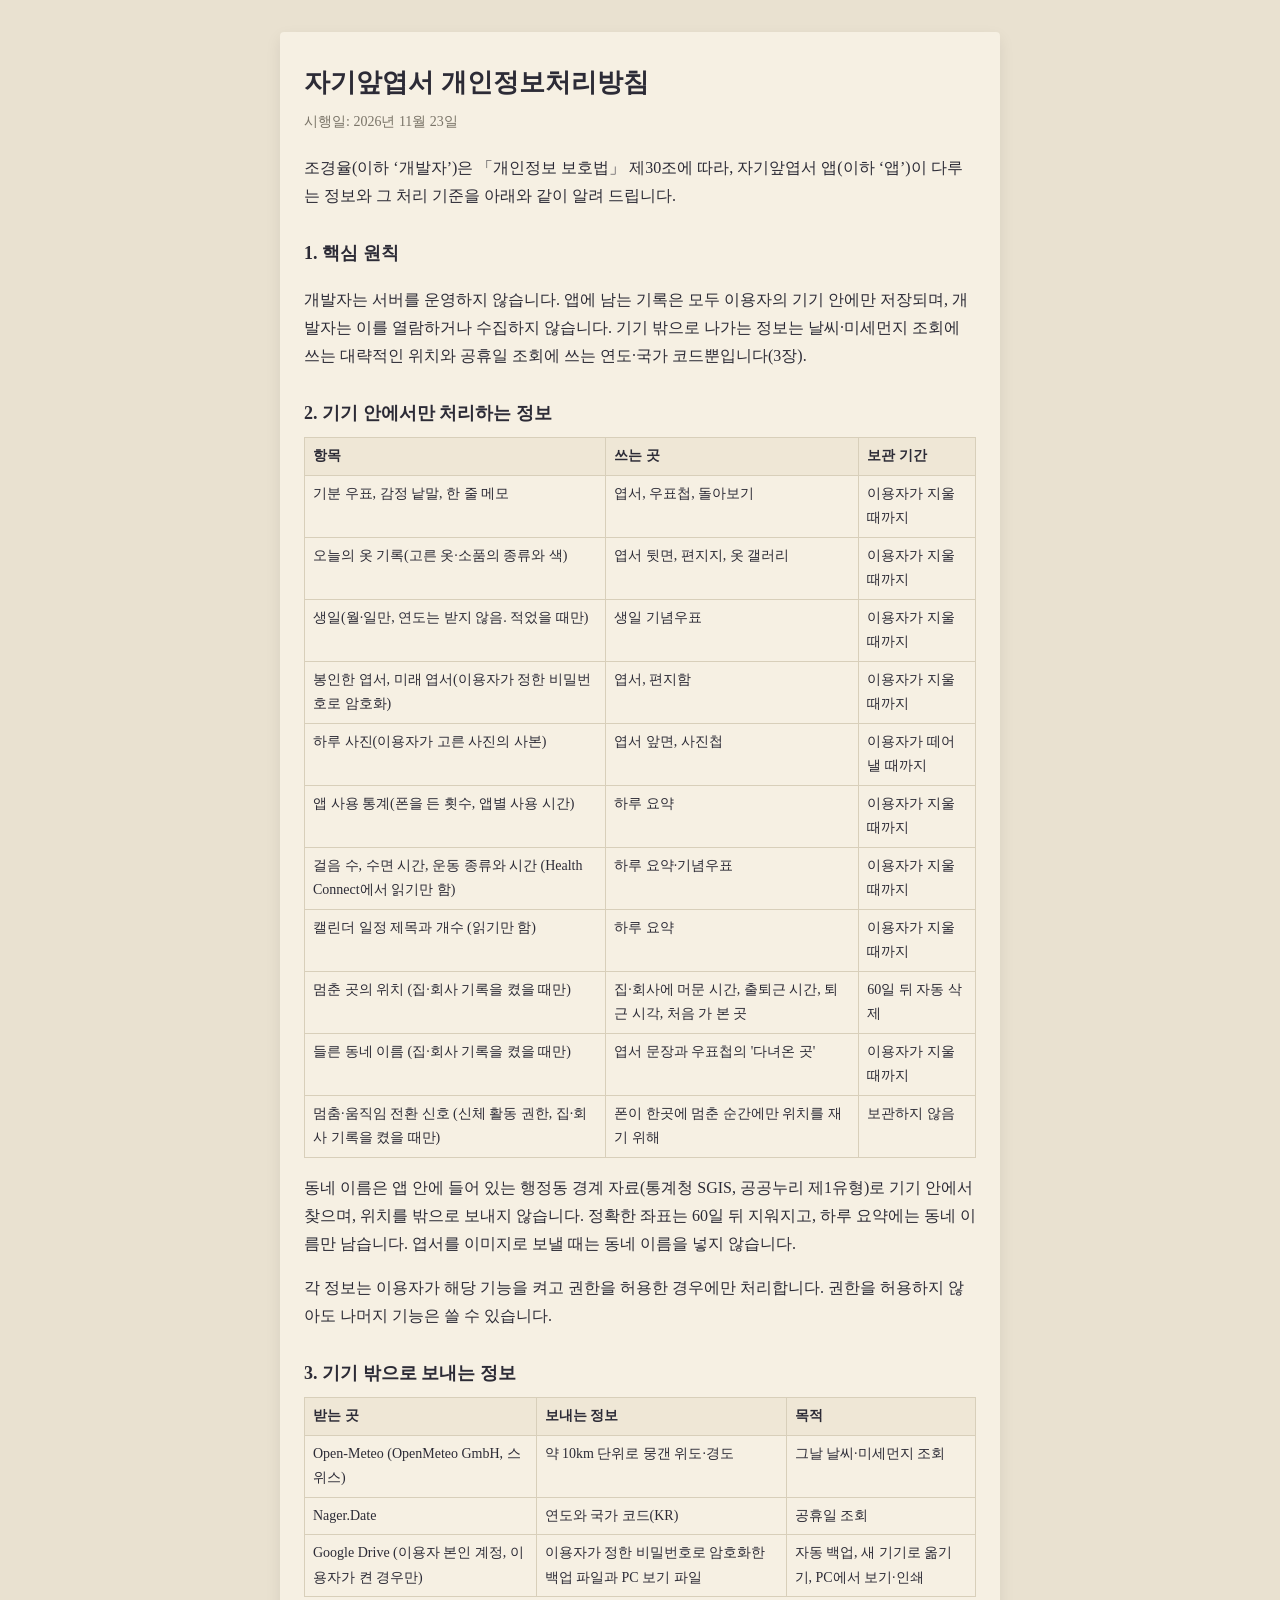
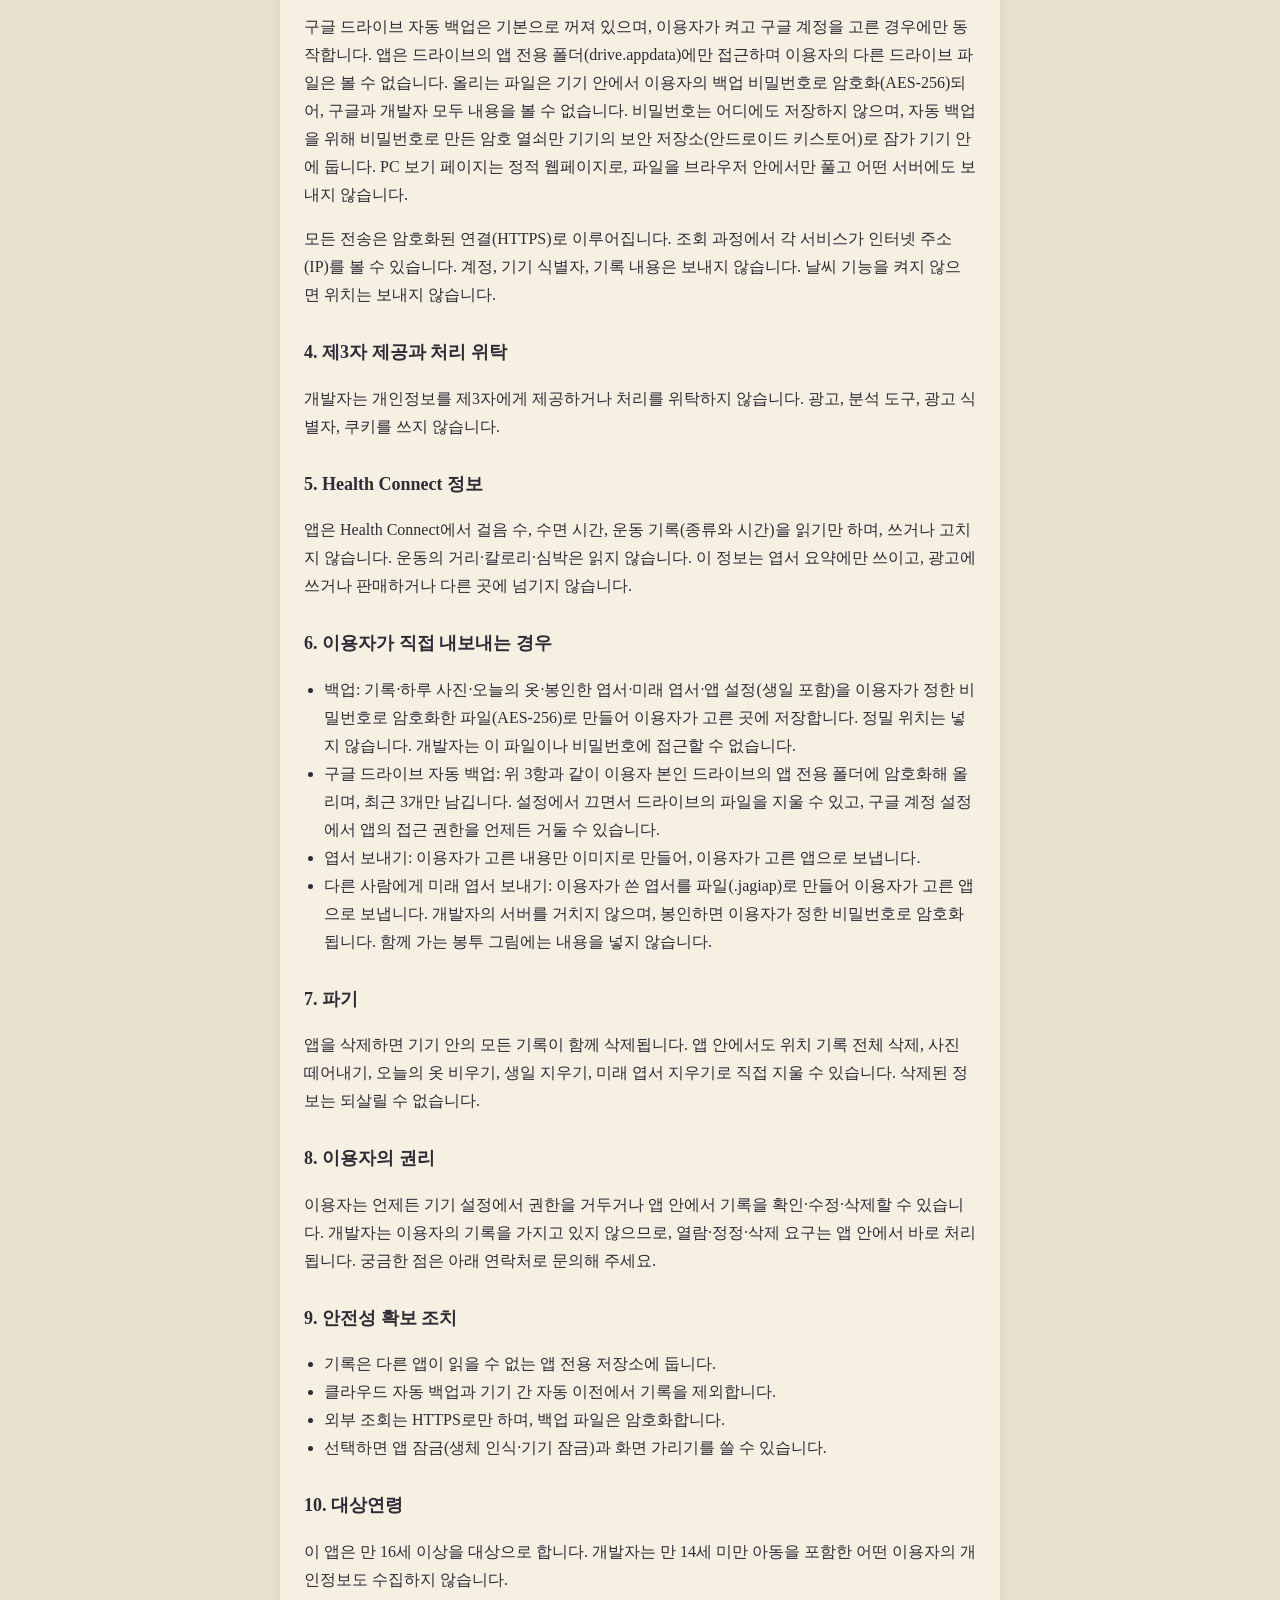
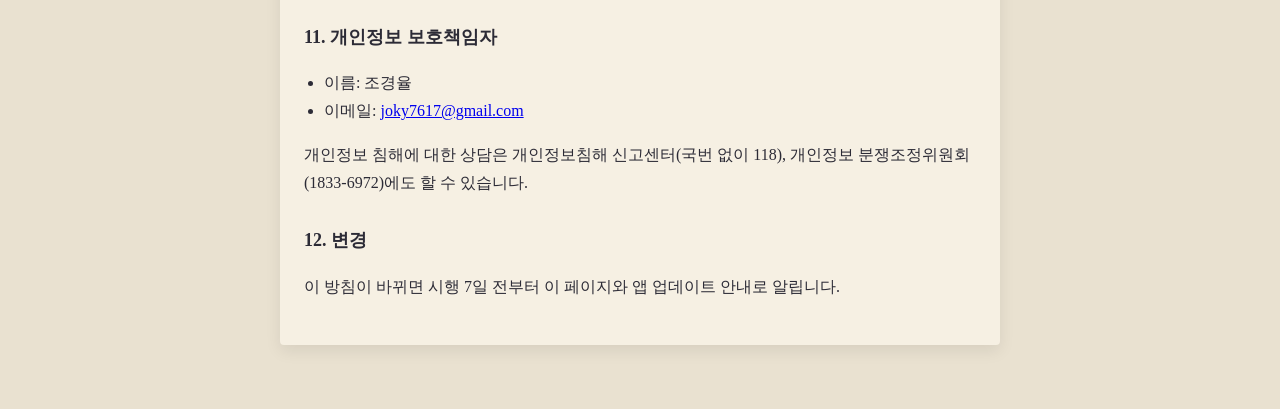
<file: index.html>
<!doctype html>
<html lang="ko">
<head>
<meta charset="utf-8">
<meta name="viewport" content="width=device-width, initial-scale=1">
<title>자기앞엽서 개인정보처리방침</title>
<style>
  body { margin: 0; background: #e9e1d0; color: #2c2b36; font-family: "Gowun Batang", "Noto Serif KR", serif; line-height: 1.75; }
  main { max-width: 720px; margin: 0 auto; padding: 32px 20px 64px; }
  article { background: #f6f0e3; padding: 28px 24px; border-radius: 4px; box-shadow: 0 6px 16px rgba(0,0,0,.08); }
  h1 { font-size: 26px; margin: 0 0 4px; }
  h2 { font-size: 18px; margin: 28px 0 8px; }
  .meta { color: #7a7468; font-size: 14px; margin: 0 0 20px; }
  table { width: 100%; border-collapse: collapse; font-size: 14px; margin: 8px 0; }
  th, td { border: 1px solid #d8cfba; padding: 6px 8px; text-align: left; vertical-align: top; }
  th { background: #efe7d6; }
  ul { padding-left: 20px; }
</style>
</head>
<body>
<main>
<article>
<h1>자기앞엽서 개인정보처리방침</h1>
<p class="meta">시행일: 2026년 11월 23일</p>

<p>조경율(이하 ‘개발자’)은 「개인정보 보호법」 제30조에 따라, 자기앞엽서 앱(이하 ‘앱’)이 다루는 정보와 그 처리 기준을 아래와 같이 알려 드립니다.</p>

<h2>1. 핵심 원칙</h2>
<p>개발자는 서버를 운영하지 않습니다. 앱에 남는 기록은 모두 이용자의 기기 안에만 저장되며, 개발자는 이를 열람하거나 수집하지 않습니다. 기기 밖으로 나가는 정보는 날씨·미세먼지 조회에 쓰는 대략적인 위치와 공휴일 조회에 쓰는 연도·국가 코드뿐입니다(3장).</p>

<h2>2. 기기 안에서만 처리하는 정보</h2>
<table>
<tr><th>항목</th><th>쓰는 곳</th><th>보관 기간</th></tr>
<tr><td>기분 우표, 감정 낱말, 한 줄 메모</td><td>엽서, 우표첩, 돌아보기</td><td>이용자가 지울 때까지</td></tr>
<tr><td>오늘의 옷 기록(고른 옷·소품의 종류와 색)</td><td>엽서 뒷면, 편지지, 옷 갤러리</td><td>이용자가 지울 때까지</td></tr>
<tr><td>생일(월·일만, 연도는 받지 않음. 적었을 때만)</td><td>생일 기념우표</td><td>이용자가 지울 때까지</td></tr>
<tr><td>봉인한 엽서, 미래 엽서(이용자가 정한 비밀번호로 암호화)</td><td>엽서, 편지함</td><td>이용자가 지울 때까지</td></tr>
<tr><td>하루 사진(이용자가 고른 사진의 사본)</td><td>엽서 앞면, 사진첩</td><td>이용자가 떼어낼 때까지</td></tr>
<tr><td>앱 사용 통계(폰을 든 횟수, 앱별 사용 시간)</td><td>하루 요약</td><td>이용자가 지울 때까지</td></tr>
<tr><td>걸음 수, 수면 시간, 운동 종류와 시간 (Health Connect에서 읽기만 함)</td><td>하루 요약·기념우표</td><td>이용자가 지울 때까지</td></tr>
<tr><td>캘린더 일정 제목과 개수 (읽기만 함)</td><td>하루 요약</td><td>이용자가 지울 때까지</td></tr>
<tr><td>멈춘 곳의 위치 (집·회사 기록을 켰을 때만)</td><td>집·회사에 머문 시간, 출퇴근 시간, 퇴근 시각, 처음 가 본 곳</td><td>60일 뒤 자동 삭제</td></tr>
<tr><td>들른 동네 이름 (집·회사 기록을 켰을 때만)</td><td>엽서 문장과 우표첩의 '다녀온 곳'</td><td>이용자가 지울 때까지</td></tr>
<tr><td>멈춤·움직임 전환 신호 (신체 활동 권한, 집·회사 기록을 켰을 때만)</td><td>폰이 한곳에 멈춘 순간에만 위치를 재기 위해</td><td>보관하지 않음</td></tr>
</table>
<p>동네 이름은 앱 안에 들어 있는 행정동 경계 자료(통계청 SGIS, 공공누리 제1유형)로 기기 안에서 찾으며, 위치를 밖으로 보내지 않습니다. 정확한 좌표는 60일 뒤 지워지고, 하루 요약에는 동네 이름만 남습니다. 엽서를 이미지로 보낼 때는 동네 이름을 넣지 않습니다.</p>
<p>각 정보는 이용자가 해당 기능을 켜고 권한을 허용한 경우에만 처리합니다. 권한을 허용하지 않아도 나머지 기능은 쓸 수 있습니다.</p>

<h2>3. 기기 밖으로 보내는 정보</h2>
<table>
<tr><th>받는 곳</th><th>보내는 정보</th><th>목적</th></tr>
<tr><td>Open-Meteo (OpenMeteo GmbH, 스위스)</td><td>약 10km 단위로 뭉갠 위도·경도</td><td>그날 날씨·미세먼지 조회</td></tr>
<tr><td>Nager.Date</td><td>연도와 국가 코드(KR)</td><td>공휴일 조회</td></tr>
<tr><td>Google Drive (이용자 본인 계정, 이용자가 켠 경우만)</td><td>이용자가 정한 비밀번호로 암호화한 백업 파일과 PC 보기 파일</td><td>자동 백업, 새 기기로 옮기기, PC에서 보기·인쇄</td></tr>
</table>
<p>구글 드라이브 자동 백업은 기본으로 꺼져 있으며, 이용자가 켜고 구글 계정을 고른 경우에만 동작합니다. 앱은 드라이브의 앱 전용 폴더(drive.appdata)에만 접근하며 이용자의 다른 드라이브 파일은 볼 수 없습니다. 올리는 파일은 기기 안에서 이용자의 백업 비밀번호로 암호화(AES-256)되어, 구글과 개발자 모두 내용을 볼 수 없습니다. 비밀번호는 어디에도 저장하지 않으며, 자동 백업을 위해 비밀번호로 만든 암호 열쇠만 기기의 보안 저장소(안드로이드 키스토어)로 잠가 기기 안에 둡니다. PC 보기 페이지는 정적 웹페이지로, 파일을 브라우저 안에서만 풀고 어떤 서버에도 보내지 않습니다.</p>
<p>모든 전송은 암호화된 연결(HTTPS)로 이루어집니다. 조회 과정에서 각 서비스가 인터넷 주소(IP)를 볼 수 있습니다. 계정, 기기 식별자, 기록 내용은 보내지 않습니다. 날씨 기능을 켜지 않으면 위치는 보내지 않습니다.</p>

<h2>4. 제3자 제공과 처리 위탁</h2>
<p>개발자는 개인정보를 제3자에게 제공하거나 처리를 위탁하지 않습니다. 광고, 분석 도구, 광고 식별자, 쿠키를 쓰지 않습니다.</p>

<h2>5. Health Connect 정보</h2>
<p>앱은 Health Connect에서 걸음 수, 수면 시간, 운동 기록(종류와 시간)을 읽기만 하며, 쓰거나 고치지 않습니다. 운동의 거리·칼로리·심박은 읽지 않습니다. 이 정보는 엽서 요약에만 쓰이고, 광고에 쓰거나 판매하거나 다른 곳에 넘기지 않습니다.</p>

<h2>6. 이용자가 직접 내보내는 경우</h2>
<ul>
<li>백업: 기록·하루 사진·오늘의 옷·봉인한 엽서·미래 엽서·앱 설정(생일 포함)을 이용자가 정한 비밀번호로 암호화한 파일(AES-256)로 만들어 이용자가 고른 곳에 저장합니다. 정밀 위치는 넣지 않습니다. 개발자는 이 파일이나 비밀번호에 접근할 수 없습니다.</li>
<li>구글 드라이브 자동 백업: 위 3항과 같이 이용자 본인 드라이브의 앱 전용 폴더에 암호화해 올리며, 최근 3개만 남깁니다. 설정에서 끄면서 드라이브의 파일을 지울 수 있고, 구글 계정 설정에서 앱의 접근 권한을 언제든 거둘 수 있습니다.</li>
<li>엽서 보내기: 이용자가 고른 내용만 이미지로 만들어, 이용자가 고른 앱으로 보냅니다.</li>
<li>다른 사람에게 미래 엽서 보내기: 이용자가 쓴 엽서를 파일(.jagiap)로 만들어 이용자가 고른 앱으로 보냅니다. 개발자의 서버를 거치지 않으며, 봉인하면 이용자가 정한 비밀번호로 암호화됩니다. 함께 가는 봉투 그림에는 내용을 넣지 않습니다.</li>
</ul>

<h2>7. 파기</h2>
<p>앱을 삭제하면 기기 안의 모든 기록이 함께 삭제됩니다. 앱 안에서도 위치 기록 전체 삭제, 사진 떼어내기, 오늘의 옷 비우기, 생일 지우기, 미래 엽서 지우기로 직접 지울 수 있습니다. 삭제된 정보는 되살릴 수 없습니다.</p>

<h2>8. 이용자의 권리</h2>
<p>이용자는 언제든 기기 설정에서 권한을 거두거나 앱 안에서 기록을 확인·수정·삭제할 수 있습니다. 개발자는 이용자의 기록을 가지고 있지 않으므로, 열람·정정·삭제 요구는 앱 안에서 바로 처리됩니다. 궁금한 점은 아래 연락처로 문의해 주세요.</p>

<h2>9. 안전성 확보 조치</h2>
<ul>
<li>기록은 다른 앱이 읽을 수 없는 앱 전용 저장소에 둡니다.</li>
<li>클라우드 자동 백업과 기기 간 자동 이전에서 기록을 제외합니다.</li>
<li>외부 조회는 HTTPS로만 하며, 백업 파일은 암호화합니다.</li>
<li>선택하면 앱 잠금(생체 인식·기기 잠금)과 화면 가리기를 쓸 수 있습니다.</li>
</ul>

<h2>10. 대상연령</h2>
<p>이 앱은 만 16세 이상을 대상으로 합니다. 개발자는 만 14세 미만 아동을 포함한 어떤 이용자의 개인정보도 수집하지 않습니다.</p>

<h2>11. 개인정보 보호책임자</h2>
<ul>
<li>이름: 조경율</li>
<li>이메일: <a href="mailto:joky7617@gmail.com">joky7617@gmail.com</a></li>
</ul>
<p>개인정보 침해에 대한 상담은 개인정보침해 신고센터(국번 없이 118), 개인정보 분쟁조정위원회(1833-6972)에도 할 수 있습니다.</p>

<h2>12. 변경</h2>
<p>이 방침이 바뀌면 시행 7일 전부터 이 페이지와 앱 업데이트 안내로 알립니다.</p>
</article>
</main>
</body>
</html>
</file>
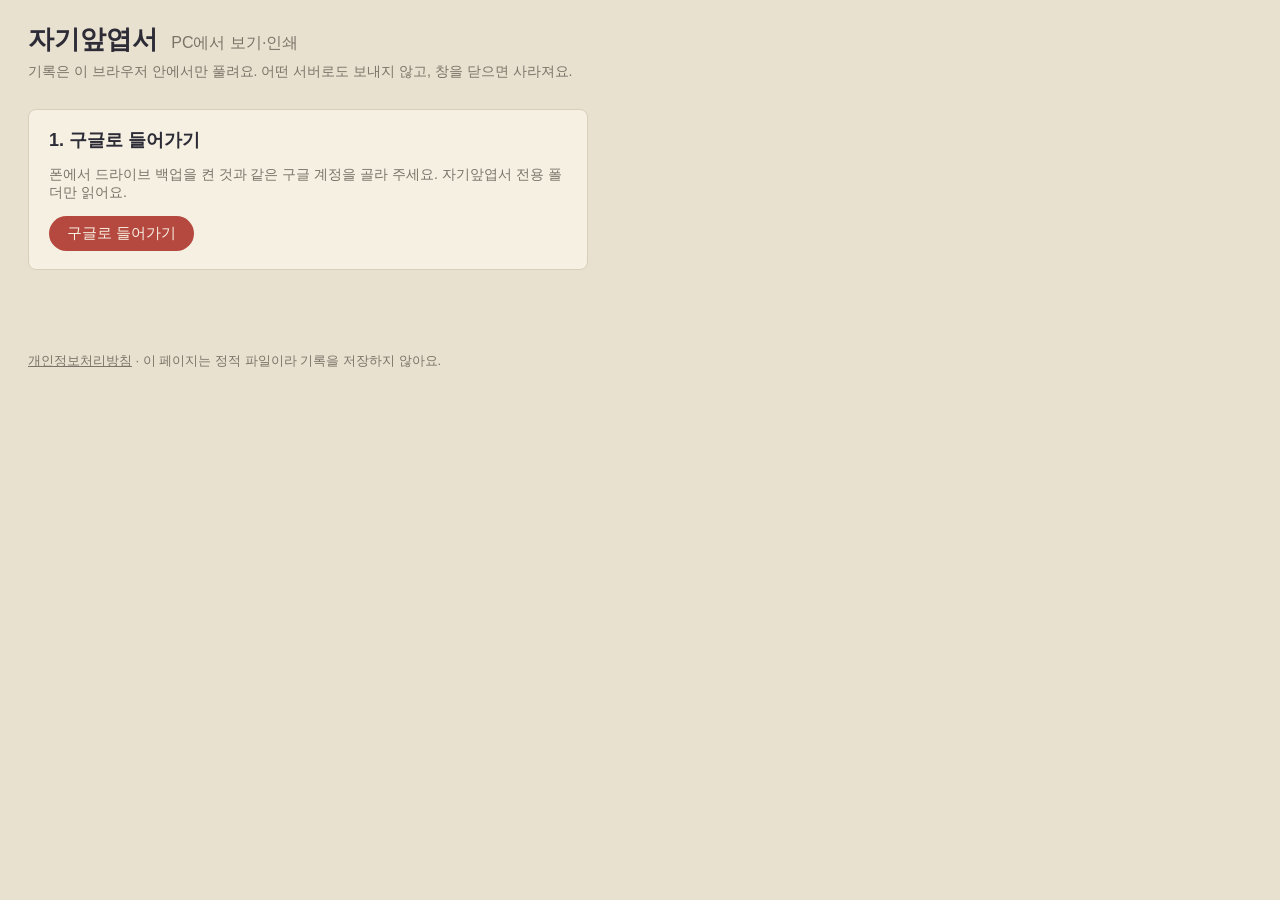
<file: view/index.html>
<!doctype html>
<html lang="ko">
<head>
<meta charset="utf-8">
<meta name="viewport" content="width=device-width, initial-scale=1">
<meta http-equiv="Content-Security-Policy" content="default-src 'self'; script-src 'self' https://accounts.google.com/gsi/client; connect-src https://www.googleapis.com; img-src 'self' blob: data:; font-src blob: data:; style-src 'self' 'unsafe-inline' https://accounts.google.com/gsi/style; frame-src 'self' https://accounts.google.com/">
<meta name="referrer" content="no-referrer">
<title>자기앞엽서 · PC에서 보기</title>
<link rel="stylesheet" href="view.css">
</head>
<body>
<header>
  <h1>자기앞엽서 <span>PC에서 보기·인쇄</span></h1>
  <p class="note">기록은 이 브라우저 안에서만 풀려요. 어떤 서버로도 보내지 않고, 창을 닫으면 사라져요.</p>
</header>

<main>
  <section id="step-login" class="card">
    <h2>1. 구글로 들어가기</h2>
    <p>폰에서 드라이브 백업을 켠 것과 같은 구글 계정을 골라 주세요. 자기앞엽서 전용 폴더만 읽어요.</p>
    <button id="login">구글로 들어가기</button>
  </section>

  <section id="step-pw" class="card" hidden>
    <h2>2. 백업 비밀번호</h2>
    <p>폰에서 드라이브 백업을 켤 때 정한 비밀번호예요. <span id="made"></span></p>
    <form id="pw-form" autocomplete="off">
      <input id="pw" type="password" placeholder="백업 비밀번호" autocomplete="off">
      <button type="submit">열기</button>
    </form>
  </section>

  <section id="step-view" hidden>
    <nav id="pages"></nav>
    <div class="viewer">
      <div class="bar"><b id="title"></b><button id="print">인쇄·PDF로 저장</button></div>
      <iframe id="frame" title="엽서 보기" sandbox="allow-same-origin allow-modals"></iframe>
    </div>
  </section>

  <p id="msg" role="status"></p>
</main>

<footer>
  <a href="../">개인정보처리방침</a> · 이 페이지는 정적 파일이라 기록을 저장하지 않아요.
</footer>

<script src="config.js"></script>
<script src="view.js"></script>
<script src="https://accounts.google.com/gsi/client" async defer onload="window.gisReady && window.gisReady()"></script>
</body>
</html>
</file>
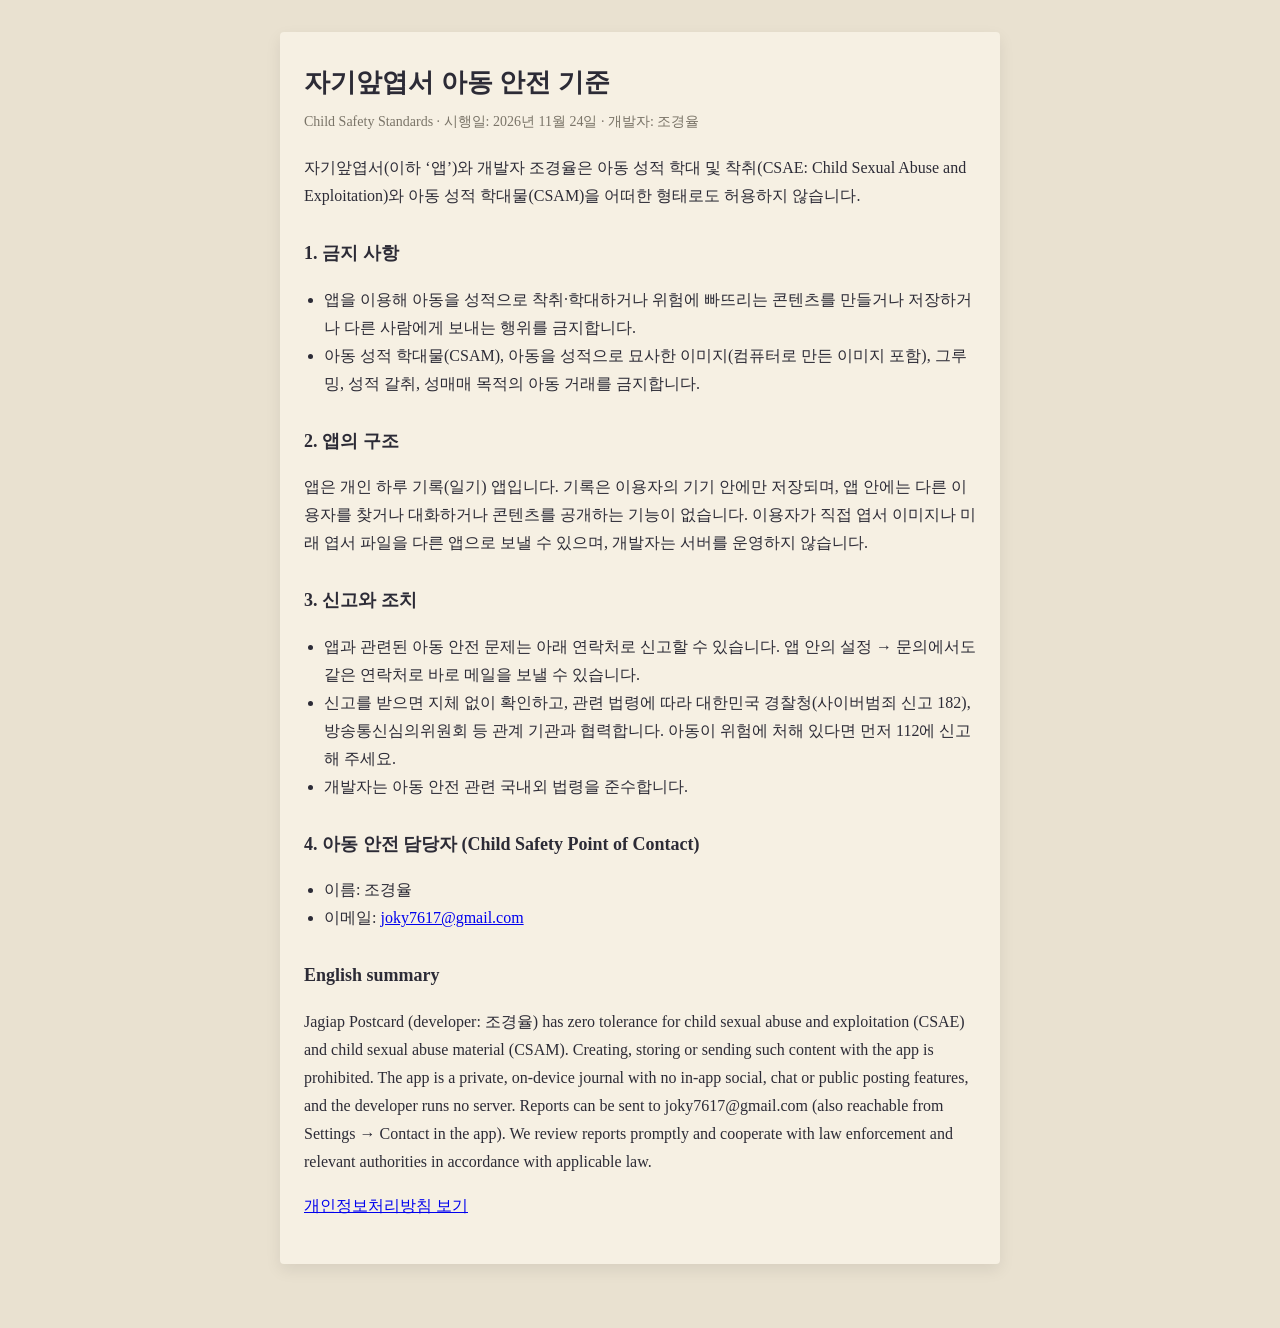
<file: child-safety.html>
<!doctype html>
<html lang="ko">
<head>
<meta charset="utf-8">
<meta name="viewport" content="width=device-width, initial-scale=1">
<title>자기앞엽서 아동 안전 기준 (Child Safety Standards)</title>
<style>
  body { margin: 0; background: #e9e1d0; color: #2c2b36; font-family: "Gowun Batang", "Noto Serif KR", serif; line-height: 1.75; }
  main { max-width: 720px; margin: 0 auto; padding: 32px 20px 64px; }
  article { background: #f6f0e3; padding: 28px 24px; border-radius: 4px; box-shadow: 0 6px 16px rgba(0,0,0,.08); }
  h1 { font-size: 26px; margin: 0 0 4px; }
  h2 { font-size: 18px; margin: 28px 0 8px; }
  .meta { color: #7a7468; font-size: 14px; margin: 0 0 20px; }
  table { width: 100%; border-collapse: collapse; font-size: 14px; margin: 8px 0; }
  th, td { border: 1px solid #d8cfba; padding: 6px 8px; text-align: left; vertical-align: top; }
  th { background: #efe7d6; }
  ul { padding-left: 20px; }
</style>
</head>
<body>
<main>
<article>
<h1>자기앞엽서 아동 안전 기준</h1>
<p class="meta">Child Safety Standards · 시행일: 2026년 11월 24일 · 개발자: 조경율</p>

<p>자기앞엽서(이하 ‘앱’)와 개발자 조경율은 아동 성적 학대 및 착취(CSAE: Child Sexual Abuse and Exploitation)와 아동 성적 학대물(CSAM)을 어떠한 형태로도 허용하지 않습니다.</p>

<h2>1. 금지 사항</h2>
<ul>
<li>앱을 이용해 아동을 성적으로 착취·학대하거나 위험에 빠뜨리는 콘텐츠를 만들거나 저장하거나 다른 사람에게 보내는 행위를 금지합니다.</li>
<li>아동 성적 학대물(CSAM), 아동을 성적으로 묘사한 이미지(컴퓨터로 만든 이미지 포함), 그루밍, 성적 갈취, 성매매 목적의 아동 거래를 금지합니다.</li>
</ul>

<h2>2. 앱의 구조</h2>
<p>앱은 개인 하루 기록(일기) 앱입니다. 기록은 이용자의 기기 안에만 저장되며, 앱 안에는 다른 이용자를 찾거나 대화하거나 콘텐츠를 공개하는 기능이 없습니다. 이용자가 직접 엽서 이미지나 미래 엽서 파일을 다른 앱으로 보낼 수 있으며, 개발자는 서버를 운영하지 않습니다.</p>

<h2>3. 신고와 조치</h2>
<ul>
<li>앱과 관련된 아동 안전 문제는 아래 연락처로 신고할 수 있습니다. 앱 안의 설정 → 문의에서도 같은 연락처로 바로 메일을 보낼 수 있습니다.</li>
<li>신고를 받으면 지체 없이 확인하고, 관련 법령에 따라 대한민국 경찰청(사이버범죄 신고 182), 방송통신심의위원회 등 관계 기관과 협력합니다. 아동이 위험에 처해 있다면 먼저 112에 신고해 주세요.</li>
<li>개발자는 아동 안전 관련 국내외 법령을 준수합니다.</li>
</ul>

<h2>4. 아동 안전 담당자 (Child Safety Point of Contact)</h2>
<ul>
<li>이름: 조경율</li>
<li>이메일: <a href="mailto:joky7617@gmail.com">joky7617@gmail.com</a></li>
</ul>

<h2>English summary</h2>
<p>Jagiap Postcard (developer: 조경율) has zero tolerance for child sexual abuse and exploitation (CSAE) and child sexual abuse material (CSAM). Creating, storing or sending such content with the app is prohibited. The app is a private, on-device journal with no in-app social, chat or public posting features, and the developer runs no server. Reports can be sent to joky7617@gmail.com (also reachable from Settings → Contact in the app). We review reports promptly and cooperate with law enforcement and relevant authorities in accordance with applicable law.</p>

<p><a href="./">개인정보처리방침 보기</a></p>
</article>
</main>
</body>
</html>
</file>
<file: view/view.css>
:root { --paper:#F6F0E3; --bg:#E9E1D0; --ink:#2C2B36; --sub:#7A7468; --line:#D8CFBA; --red:#B5493F; }
* { box-sizing: border-box; }
body { margin:0; background:var(--bg); color:var(--ink); font-family: "Apple SD Gothic Neo","Malgun Gothic","Noto Sans KR",sans-serif; }
header { padding:22px 28px 8px; }
h1 { margin:0; font-size:26px; } h1 span { font-size:16px; color:var(--sub); font-weight:normal; margin-left:6px; }
h2 { margin:0 0 6px; font-size:18px; }
.note { color:var(--sub); font-size:14px; margin:6px 0 0; }
main { padding:8px 28px 28px; }
.card { background:var(--paper); border:1px solid var(--line); border-radius:8px; padding:18px 20px; max-width:560px; margin:12px 0; }
.card p { color:var(--sub); font-size:14px; }
button { background:var(--red); color:var(--paper); border:0; border-radius:18px; padding:8px 18px; font-size:15px; cursor:pointer; }
button:disabled { background:var(--sub); cursor:default; }
input[type=password] { font-size:16px; padding:8px 10px; border:1px solid var(--line); border-radius:6px; width:240px; background:#fff; }
#step-view { display:flex; gap:16px; align-items:flex-start; }
#step-view[hidden] { display:none; }
nav { width:240px; flex-shrink:0; background:var(--paper); border:1px solid var(--line); border-radius:8px; padding:8px; max-height:80vh; overflow:auto; }
nav h3 { font-size:13px; color:var(--sub); margin:10px 6px 4px; font-weight:normal; }
nav a { display:block; padding:7px 8px; border-radius:6px; color:var(--ink); text-decoration:none; font-size:15px; cursor:pointer; }
nav a.on, nav a:hover { background:var(--bg); }
.viewer { flex:1; min-width:0; }
.bar { display:flex; justify-content:space-between; align-items:center; margin-bottom:8px; }
iframe { width:100%; height:80vh; border:1px solid var(--line); border-radius:8px; background:#fff; }
#msg { color:var(--red); min-height:1.4em; }
footer { color:var(--sub); font-size:13px; padding:0 28px 24px; } footer a { color:var(--sub); }
</file>
